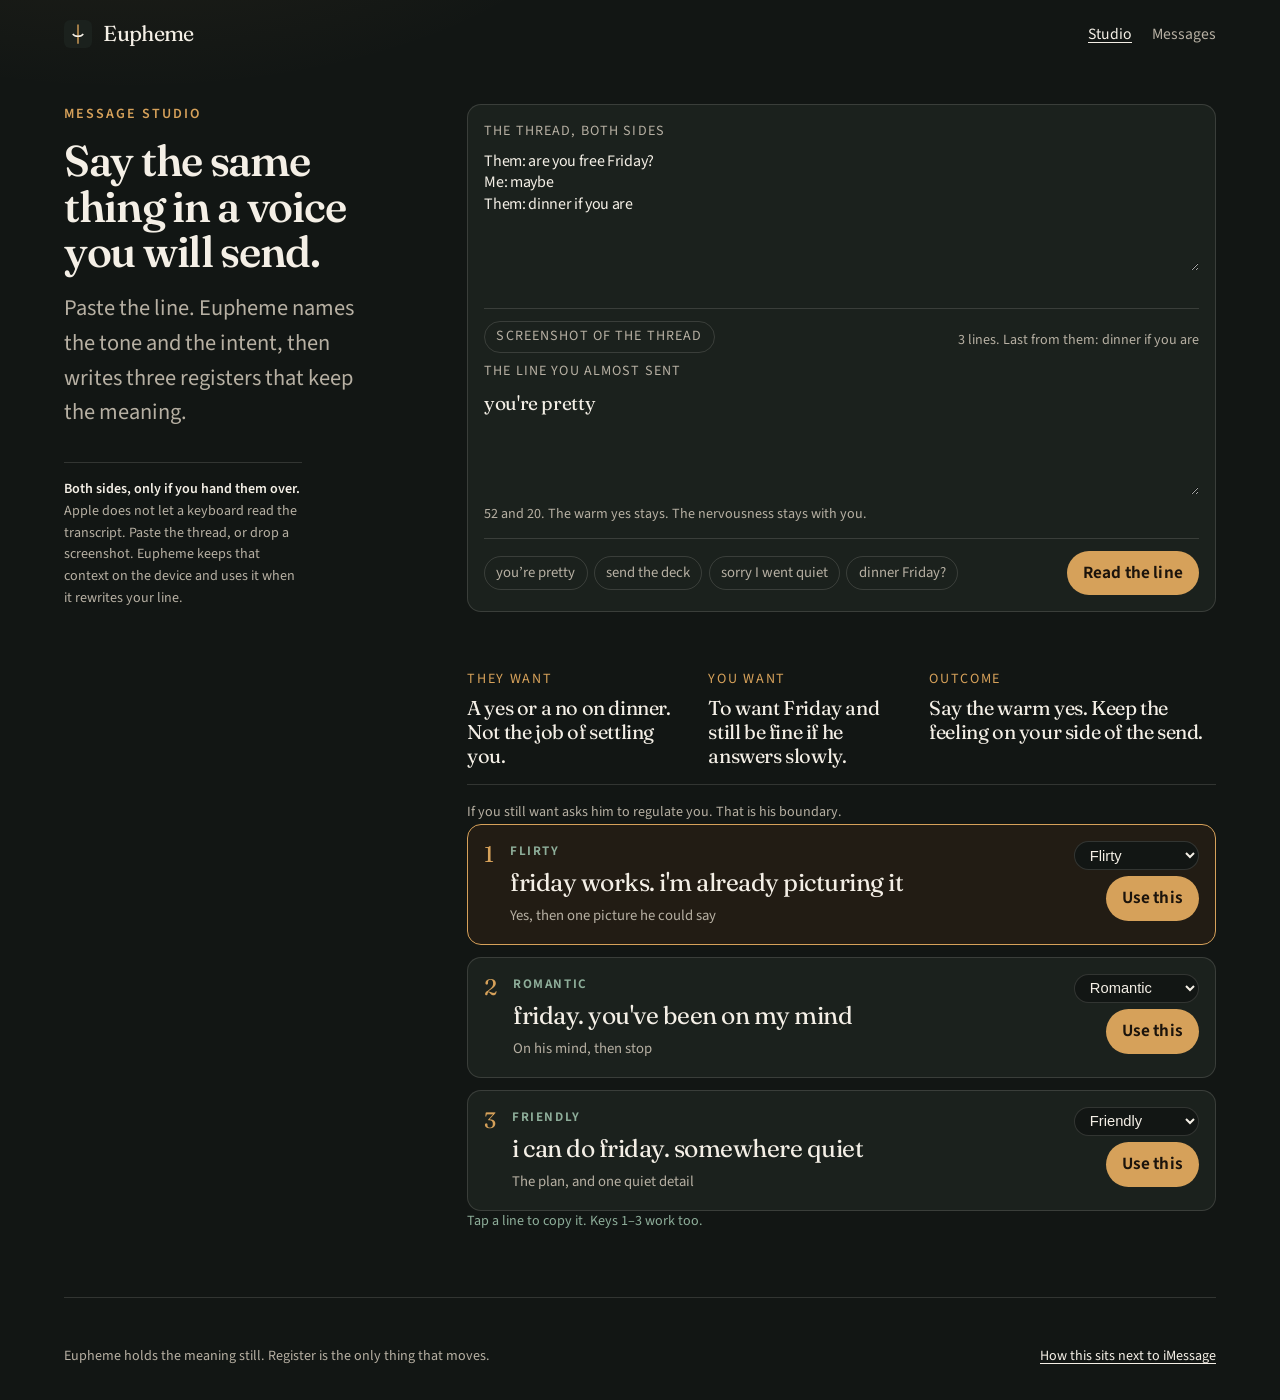
<file: index.html>
<!DOCTYPE html>
<html lang="en">
<head>
  <meta charset="utf-8">
  <meta name="viewport" content="width=device-width, initial-scale=1">
  <title>Eupheme — fair speech, same meaning</title>
  <meta name="description" content="Paste a message. Eupheme reads the tone and intent, then offers three rewrites that say the same thing in a different voice. Copy or share the one you want into Messages.">
  <meta property="og:title" content="Eupheme — fair speech, same meaning">
  <meta property="og:description" content="Three ways to say the line you almost sent. On your phone. Nothing uploaded.">
  <meta property="og:type" content="website">
  <meta name="theme-color" content="#121614">
  <link rel="icon" href="favicon.svg" type="image/svg+xml">
  <link rel="manifest" href="site.webmanifest">
  <link rel="preconnect" href="https://fonts.googleapis.com">
  <link rel="preconnect" href="https://fonts.gstatic.com" crossorigin>
  <link href="https://fonts.googleapis.com/css2?family=Fraunces:opsz,wght@9..144,560;9..144,640&family=Source+Sans+3:wght@400;600;700&display=swap" rel="stylesheet">
  <link rel="stylesheet" href="css/tokens.css">
  <link rel="stylesheet" href="css/reset.css">
  <link rel="stylesheet" href="css/base.css">
  <link rel="stylesheet" href="css/layout.css">
  <link rel="stylesheet" href="css/components.css">
  <link rel="stylesheet" href="css/pages.css">
</head>
<body>
  <a class="skip" href="#main">Skip to the studio</a>
  <header class="site-header">
    <a class="brand" href="index.html">
      <svg viewBox="0 0 32 32" aria-hidden="true">
        <rect width="32" height="32" rx="7" fill="#1b211d"/>
        <path d="M16 5v22" stroke="#d6a15a" stroke-width="1.6"/>
        <path d="M10 16c2.2 3.4 9.8 3.4 12 0" fill="none" stroke="#f4efe6" stroke-width="1.6"/>
      </svg>
      Eupheme
    </a>
    <nav class="nav" aria-label="Primary">
      <a href="index.html" aria-current="page">Studio</a>
      <a href="how.html">Messages</a>
    </nav>
  </header>

  <main id="main" class="shell studio">
    <section class="mast">
      <p class="eyebrow">Message studio</p>
      <h1>Say the same thing in a voice you will send.</h1>
      <p class="lede">Paste the line. Eupheme names the tone and the intent, then writes three registers that keep the meaning.</p>
      <p class="side-note"><strong>Both sides, only if you hand them over.</strong> Apple does not let a keyboard read the transcript. Paste the thread, or drop a screenshot. Eupheme keeps that context on the device and uses it when it rewrites your line.</p>
    </section>

    <section class="work" aria-label="Rewrite studio">
      <form class="composer" id="composer">
        <label for="thread">The thread, both sides</label>
        <textarea id="thread" name="thread" rows="5">Them: are you free Friday?
Me: maybe
Them: dinner if you are</textarea>
        <div class="composer-bar">
          <label class="chip" for="shot">Screenshot of the thread
            <input id="shot" type="file" accept="image/*" hidden>
          </label>
          <p class="empty-copy" id="context-status">No thread yet. Suggestions will only use your line.</p>
        </div>
        <label for="draft">The line you almost sent</label>
        <textarea id="draft" name="draft" rows="3" autocomplete="off" enterkeyhint="done">you're pretty</textarea>
        <p class="empty-copy">52 and 20. The warm yes stays. The nervousness stays with you.</p>
        <div class="composer-bar">
          <div class="hints" role="group" aria-label="Try a line">
            <button type="button" class="chip" data-sample="you’re pretty">you’re pretty</button>
            <button type="button" class="chip" data-sample="can you send the deck by noon">send the deck</button>
            <button type="button" class="chip" data-sample="sorry I went quiet">sorry I went quiet</button>
            <button type="button" class="chip" data-sample="dinner Friday?">dinner Friday?</button>
          </div>
          <button class="btn" type="submit">Read the line</button>
        </div>
      </form>

      <p class="empty-copy" id="empty">Three options appear here. Pick one to copy it.</p>

      <section class="reading" id="reading" hidden aria-live="polite">
        <dl class="analysis">
          <div>
            <dt>They want</dt>
            <dd id="their-want"></dd>
          </div>
          <div>
            <dt>You want</dt>
            <dd id="your-want"></dd>
          </div>
          <div>
            <dt>Outcome</dt>
            <dd id="outcome"></dd>
          </div>
        </dl>
        <p class="miss" id="miss"></p>
        <div class="options" id="options" role="listbox" aria-label="Alternative phrasings"></div>
        <p class="status" id="status" role="status"></p>
      </section>
    </section>
  </main>

  <footer class="site-footer">
    <p>Eupheme holds the meaning still. Register is the only thing that moves.</p>
    <p><a href="how.html">How this sits next to iMessage</a></p>
  </footer>
  <script type="module" src="js/app.js"></script>
</body>
</html>
</file>
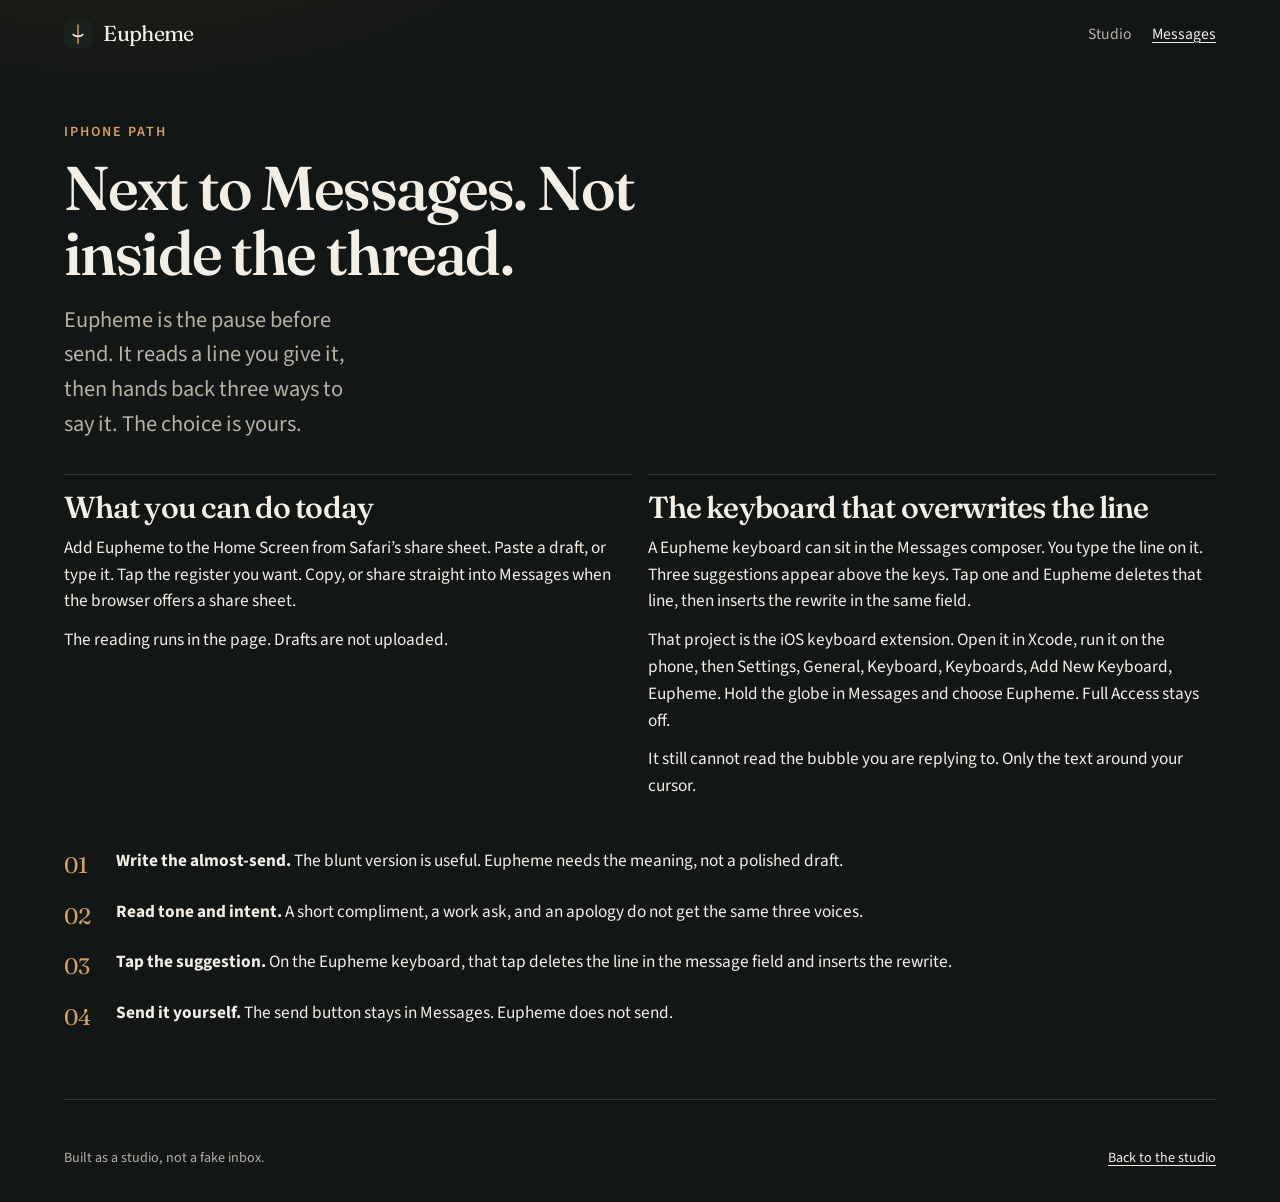
<file: how.html>
<!DOCTYPE html>
<html lang="en">
<head>
  <meta charset="utf-8">
  <meta name="viewport" content="width=device-width, initial-scale=1">
  <title>Eupheme and iMessage — what the phone allows</title>
  <meta name="description" content="Why Eupheme cannot rewrite an iMessage thread in place, and the exact path from a chosen line into Messages on iPhone.">
  <meta property="og:title" content="Eupheme and iMessage">
  <meta property="og:description" content="A honest path from a rewritten line into Messages. No fake inbox access.">
  <meta property="og:type" content="article">
  <meta name="theme-color" content="#121614">
  <link rel="icon" href="favicon.svg" type="image/svg+xml">
  <link rel="manifest" href="site.webmanifest">
  <link rel="preconnect" href="https://fonts.googleapis.com">
  <link rel="preconnect" href="https://fonts.gstatic.com" crossorigin>
  <link href="https://fonts.googleapis.com/css2?family=Fraunces:opsz,wght@9..144,560;9..144,640&family=Source+Sans+3:wght@400;600;650&display=swap" rel="stylesheet">
  <link rel="stylesheet" href="css/tokens.css">
  <link rel="stylesheet" href="css/reset.css">
  <link rel="stylesheet" href="css/base.css">
  <link rel="stylesheet" href="css/layout.css">
  <link rel="stylesheet" href="css/components.css">
  <link rel="stylesheet" href="css/pages.css">
</head>
<body>
  <a class="skip" href="#main">Skip to content</a>
  <header class="site-header">
    <a class="brand" href="index.html">
      <svg viewBox="0 0 32 32" aria-hidden="true">
        <rect width="32" height="32" rx="7" fill="#1b211d"/>
        <path d="M16 5v22" stroke="#d6a15a" stroke-width="1.6"/>
        <path d="M10 16c2.2 3.4 9.8 3.4 12 0" fill="none" stroke="#f4efe6" stroke-width="1.6"/>
      </svg>
      Eupheme
    </a>
    <nav class="nav" aria-label="Primary">
      <a href="index.html">Studio</a>
      <a href="how.html" aria-current="page">Messages</a>
    </nav>
  </header>

  <main id="main" class="shell">
    <header class="page-intro">
      <p class="eyebrow">iPhone path</p>
      <h1>Next to Messages. Not inside the thread.</h1>
      <p class="lede">Eupheme is the pause before send. It reads a line you give it, then hands back three ways to say it. The choice is yours.</p>
    </header>

    <section class="limit-grid" aria-label="What is possible">
      <article class="limit-card">
        <h2>What you can do today</h2>
        <p>Add Eupheme to the Home Screen from Safari’s share sheet. Paste a draft, or type it. Tap the register you want. Copy, or share straight into Messages when the browser offers a share sheet.</p>
        <p>The reading runs in the page. Drafts are not uploaded.</p>
      </article>
      <article class="limit-card">
        <h2>The keyboard that overwrites the line</h2>
        <p>A Eupheme keyboard can sit in the Messages composer. You type the line on it. Three suggestions appear above the keys. Tap one and Eupheme deletes that line, then inserts the rewrite in the same field.</p>
        <p>That project is the iOS keyboard extension. Open it in Xcode, run it on the phone, then Settings, General, Keyboard, Keyboards, Add New Keyboard, Eupheme. Hold the globe in Messages and choose Eupheme. Full Access stays off.</p>
        <p>It still cannot read the bubble you are replying to. Only the text around your cursor.</p>
      </article>
    </section>

    <ol class="steps shell" style="width:auto; margin-top: 3rem;">
      <li><span>01</span><p><strong>Write the almost-send.</strong> The blunt version is useful. Eupheme needs the meaning, not a polished draft.</p></li>
      <li><span>02</span><p><strong>Read tone and intent.</strong> A short compliment, a work ask, and an apology do not get the same three voices.</p></li>
      <li><span>03</span><p><strong>Tap the suggestion.</strong> On the Eupheme keyboard, that tap deletes the line in the message field and inserts the rewrite.</p></li>
      <li><span>04</span><p><strong>Send it yourself.</strong> The send button stays in Messages. Eupheme does not send.</p></li>
    </ol>
  </main>

  <footer class="site-footer">
    <p>Built as a studio, not a fake inbox.</p>
    <p><a href="index.html">Back to the studio</a></p>
  </footer>
</body>
</html>
</file>
<file: css/tokens.css>
/* Eupheme tokens. Night ink, brass used once. */

:root {
  --paper: #121614;
  --paper-2: #1b211d;
  --paper-3: #242b26;
  --ink: #f4efe6;
  --ink-soft: #b7b0a3;
  --line: rgba(244, 239, 230, 0.14);
  --accent: #d6a15a;
  --accent-ink: #1c140c;
  --support: #8eae9a;

  --font-display: "Fraunces", "Iowan Old Style", "Palatino Linotype", serif;
  --font-body: "Source Sans 3", "Segoe UI", sans-serif;

  --step--1: clamp(0.78rem, 0.74rem + 0.2vw, 0.88rem);
  --step-0: clamp(1.02rem, 0.98rem + 0.2vw, 1.08rem);
  --step-1: clamp(1.2rem, 1.08rem + 0.45vw, 1.4rem);
  --step-2: clamp(1.45rem, 1.2rem + 1vw, 1.9rem);
  --step-3: clamp(1.9rem, 1.3rem + 2vw, 2.7rem);
  --step-4: clamp(2.4rem, 1.3rem + 3.2vw, 4.1rem);

  --leading-display: 1.06;
  --leading-body: 1.55;
  --measure: 38rem;

  --space-1: 0.25rem;
  --space-2: 0.5rem;
  --space-3: 0.75rem;
  --space-4: 1rem;
  --space-5: 1.5rem;
  --space-6: 2rem;
  --space-7: 3rem;
  --space-8: 4rem;
  --space-9: 6rem;

  --gutter: clamp(1.15rem, 4vw, 2.5rem);
  --page: 72rem;
  --header: 4.25rem;
  --radius: 14px;
  --ease: cubic-bezier(0.16, 1, 0.3, 1);
  --shadow: 0 18px 40px rgba(0, 0, 0, 0.28);
}

@media (prefers-reduced-motion: reduce) {
  :root {
    --ease: linear;
  }
}
</file>
<file: css/base.css>
body {
  min-height: 100vh;
  background:
    radial-gradient(900px 420px at 10% -10%, rgba(214, 161, 90, 0.08), transparent 55%),
    var(--paper);
  color: var(--ink);
  font-family: var(--font-body);
  font-size: var(--step-0);
  line-height: var(--leading-body);
  text-rendering: optimizeLegibility;
}

h1,
h2,
.display {
  font-family: var(--font-display);
  font-weight: 560;
  letter-spacing: -0.03em;
  line-height: var(--leading-display);
}

a {
  text-underline-offset: 0.18em;
}

.skip {
  position: absolute;
  left: var(--space-4);
  top: -4rem;
  z-index: 20;
  background: var(--accent);
  color: var(--accent-ink);
  padding: 0.6rem 0.9rem;
  border-radius: 8px;
}

.skip:focus {
  top: var(--space-3);
}

.eyebrow {
  font-size: var(--step--1);
  letter-spacing: 0.14em;
  text-transform: uppercase;
  color: var(--accent);
  font-weight: 600;
}

.muted {
  color: var(--ink-soft);
}

.site-header,
.site-footer {
  width: min(var(--page), calc(100% - var(--gutter) * 2));
  margin-inline: auto;
}

.site-header {
  display: flex;
  align-items: center;
  justify-content: space-between;
  min-height: var(--header);
  gap: var(--space-4);
}

.brand {
  display: flex;
  align-items: center;
  gap: 0.7rem;
  text-decoration: none;
  font-family: var(--font-display);
  font-size: 1.35rem;
  letter-spacing: -0.03em;
}

.brand svg {
  width: 28px;
  height: 28px;
}

.nav {
  display: flex;
  gap: 1.25rem;
  align-items: center;
}

.nav a {
  text-decoration: none;
  color: var(--ink-soft);
  font-size: 0.98rem;
}

.nav a[aria-current="page"],
.nav a:hover {
  color: var(--ink);
  text-decoration: underline;
  text-decoration-thickness: 1px;
}

.site-footer {
  display: flex;
  justify-content: space-between;
  gap: var(--space-4);
  padding: var(--space-7) 0 var(--space-6);
  border-top: 1px solid var(--line);
  color: var(--ink-soft);
  font-size: var(--step--1);
  margin-top: var(--space-8);
}

.site-footer a {
  color: var(--ink);
}

@media (max-width: 640px) {
  .site-footer {
    flex-direction: column;
  }
}
</file>
<file: css/layout.css>
.shell {
  width: min(var(--page), calc(100% - var(--gutter) * 2));
  margin-inline: auto;
}

.studio {
  display: grid;
  grid-template-columns: minmax(16rem, 22rem) minmax(0, 1fr);
  gap: clamp(1.5rem, 4vw, 4rem);
  align-items: start;
  padding-top: clamp(1.5rem, 4vh, 3.5rem);
}

.lede {
  margin-top: var(--space-4);
  max-width: 28ch;
  color: var(--ink-soft);
  font-size: var(--step-1);
}

.mast h1 {
  font-size: var(--step-3);
  margin-top: var(--space-3);
  max-width: 12ch;
}

.side-note {
  margin-top: var(--space-6);
  padding-top: var(--space-4);
  border-top: 1px solid var(--line);
  color: var(--ink-soft);
  font-size: var(--step--1);
  max-width: 34ch;
}

.side-note strong {
  color: var(--ink);
  font-weight: 600;
}

.work {
  display: grid;
  gap: var(--space-5);
}

.prose {
  max-width: var(--measure);
}

.prose p + p,
.prose li + li {
  margin-top: 0.8rem;
}

.prose h2 {
  font-size: var(--step-2);
  margin: var(--space-6) 0 var(--space-3);
}

.prose ul {
  list-style: disc;
  padding-left: 1.1rem;
}

.page-intro {
  padding-top: clamp(2rem, 6vh, 4rem);
  max-width: 40rem;
}

.page-intro h1 {
  font-size: var(--step-4);
  margin: var(--space-3) 0 var(--space-4);
}

@media (max-width: 860px) {
  .studio {
    grid-template-columns: 1fr;
    gap: var(--space-5);
  }

  .mast h1,
  .lede {
    max-width: 22ch;
  }
}
</file>
<file: css/components.css>
.composer {
  background: var(--paper-2);
  border: 1px solid var(--line);
  border-radius: var(--radius);
  padding: var(--space-4);
}

.composer label {
  display: block;
  font-size: var(--step--1);
  letter-spacing: 0.08em;
  text-transform: uppercase;
  color: var(--ink-soft);
  margin-bottom: var(--space-2);
}

textarea {
  width: 100%;
  min-height: 6.5rem;
  resize: vertical;
  background: transparent;
  border: 0;
  padding: 0;
  font-size: 1.2rem;
  line-height: 1.35;
  font-family: var(--font-display);
  letter-spacing: -0.02em;
}

#thread {
  min-height: 7.5rem;
  font-family: var(--font-body);
  font-size: 1rem;
  margin-bottom: var(--space-4);
}

textarea::placeholder {
  color: rgba(244, 239, 230, 0.35);
}

.composer-bar {
  display: flex;
  justify-content: space-between;
  align-items: center;
  gap: var(--space-3);
  margin-top: var(--space-3);
  padding-top: var(--space-3);
  border-top: 1px solid var(--line);
}

.hints {
  display: flex;
  flex-wrap: wrap;
  gap: 0.4rem;
}

.chip,
.style-select {
  border: 1px solid var(--line);
  border-radius: 999px;
  padding: 0.28rem 0.7rem;
  color: var(--ink-soft);
  background: transparent;
  font-size: 0.92rem;
}

.chip:hover,
.chip[aria-pressed="true"] {
  color: var(--ink);
  border-color: var(--accent);
}

.btn {
  display: inline-flex;
  align-items: center;
  justify-content: center;
  gap: 0.4rem;
  min-height: 2.7rem;
  padding: 0.55rem 1rem;
  border-radius: 999px;
  background: var(--accent);
  color: var(--accent-ink);
  font-weight: 650;
  letter-spacing: 0.01em;
}

.btn:hover {
  filter: brightness(1.06);
}

.btn:active {
  transform: translateY(1px);
}

.btn.ghost {
  background: transparent;
  color: var(--ink);
  border: 1px solid var(--line);
  font-weight: 560;
}

.miss {
  margin: 0;
  color: var(--ink-soft);
  font-size: var(--step--1);
  max-width: 62ch;
}

.reading[hidden] {
  display: none;
}

.analysis {
  display: grid;
  grid-template-columns: 1.1fr 1fr 1.4fr;
  gap: var(--space-4);
  padding: var(--space-4) 0;
  border-bottom: 1px solid var(--line);
}

.analysis dt {
  font-size: var(--step--1);
  letter-spacing: 0.12em;
  text-transform: uppercase;
  color: var(--accent);
}

.analysis dd {
  margin: 0.3rem 0 0;
  font-family: var(--font-display);
  font-size: 1.25rem;
  letter-spacing: -0.02em;
  line-height: 1.2;
}

.options {
  display: grid;
  gap: 0.75rem;
}

.option {
  display: grid;
  grid-template-columns: auto 1fr auto;
  gap: var(--space-4);
  align-items: start;
  text-align: left;
  width: 100%;
  padding: var(--space-4);
  border-radius: var(--radius);
  border: 1px solid var(--line);
  background: var(--paper-2);
  transition: border-color 180ms var(--ease), background 180ms var(--ease);
}

.option:hover {
  border-color: rgba(214, 161, 90, 0.55);
}

.option.is-selected {
  border-color: var(--accent);
  background: #221c14;
}

.index {
  font-family: var(--font-display);
  font-size: 1.4rem;
  color: var(--accent);
  line-height: 1;
  padding-top: 0.15rem;
}

.option h3 {
  font-family: var(--font-body);
  font-size: 0.82rem;
  letter-spacing: 0.12em;
  text-transform: uppercase;
  font-weight: 650;
  color: var(--support);
}

.option p {
  margin-top: 0.35rem;
  font-family: var(--font-display);
  font-size: clamp(1.25rem, 2vw, 1.55rem);
  letter-spacing: -0.02em;
  line-height: 1.25;
}

.option small {
  display: block;
  margin-top: 0.45rem;
  color: var(--ink-soft);
  font-size: 0.92rem;
}

.option-actions {
  display: flex;
  flex-direction: column;
  gap: 0.4rem;
  align-items: flex-end;
}

.style-select {
  max-width: 9.5rem;
  background: var(--paper);
  color: var(--ink);
}

.status {
  min-height: 1.4rem;
  color: var(--support);
  font-size: var(--step--1);
}

.empty-copy {
  color: var(--ink-soft);
  font-size: var(--step--1);
}

@media (max-width: 720px) {
  .analysis {
    grid-template-columns: 1fr;
    gap: var(--space-3);
  }

  .option {
    grid-template-columns: auto 1fr;
  }

  .option-actions {
    grid-column: 2;
    flex-direction: row;
    align-items: center;
    justify-content: space-between;
  }

  .composer-bar {
    flex-direction: column;
    align-items: stretch;
  }
}

@media (prefers-reduced-motion: reduce) {
  .option,
  .btn {
    transition: none;
  }
}
</file>
<file: css/pages.css>
.limit-grid {
  display: grid;
  grid-template-columns: 1fr 1fr;
  gap: var(--space-4);
  margin-top: var(--space-6);
}

.limit-card {
  border-top: 1px solid var(--line);
  padding-top: var(--space-4);
}

.limit-card h2 {
  font-size: var(--step-2);
  margin-bottom: var(--space-3);
}

.limit-card p + p {
  margin-top: 0.75rem;
}

.steps {
  margin-top: var(--space-5);
  display: grid;
  gap: var(--space-4);
}

.steps li {
  display: grid;
  grid-template-columns: 2.5rem 1fr;
  gap: var(--space-3);
  align-items: start;
}

.steps span {
  font-family: var(--font-display);
  color: var(--accent);
  font-size: 1.4rem;
}

.missing {
  min-height: 70vh;
  display: grid;
  align-content: center;
  gap: var(--space-4);
}

.missing h1 {
  font-size: var(--step-4);
  max-width: 10ch;
}

@media (max-width: 720px) {
  .limit-grid {
    grid-template-columns: 1fr;
  }
}
</file>
